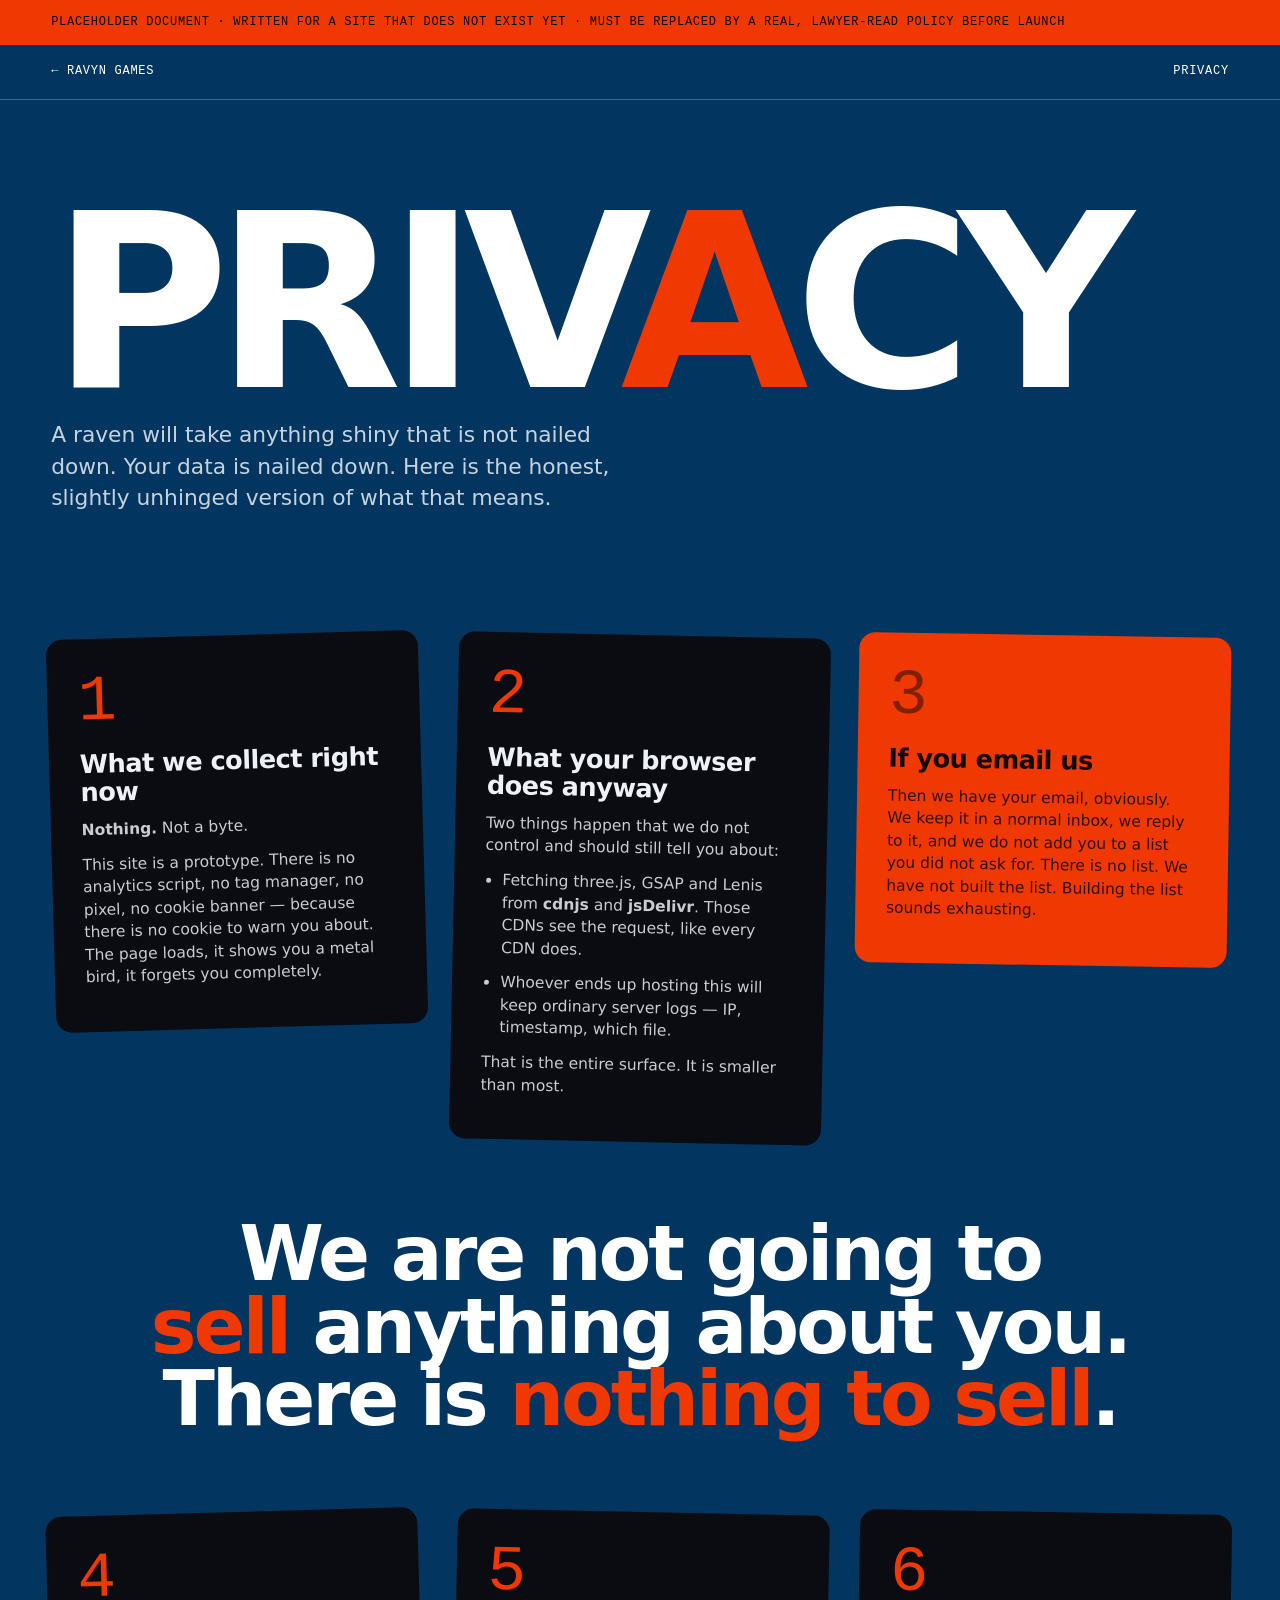
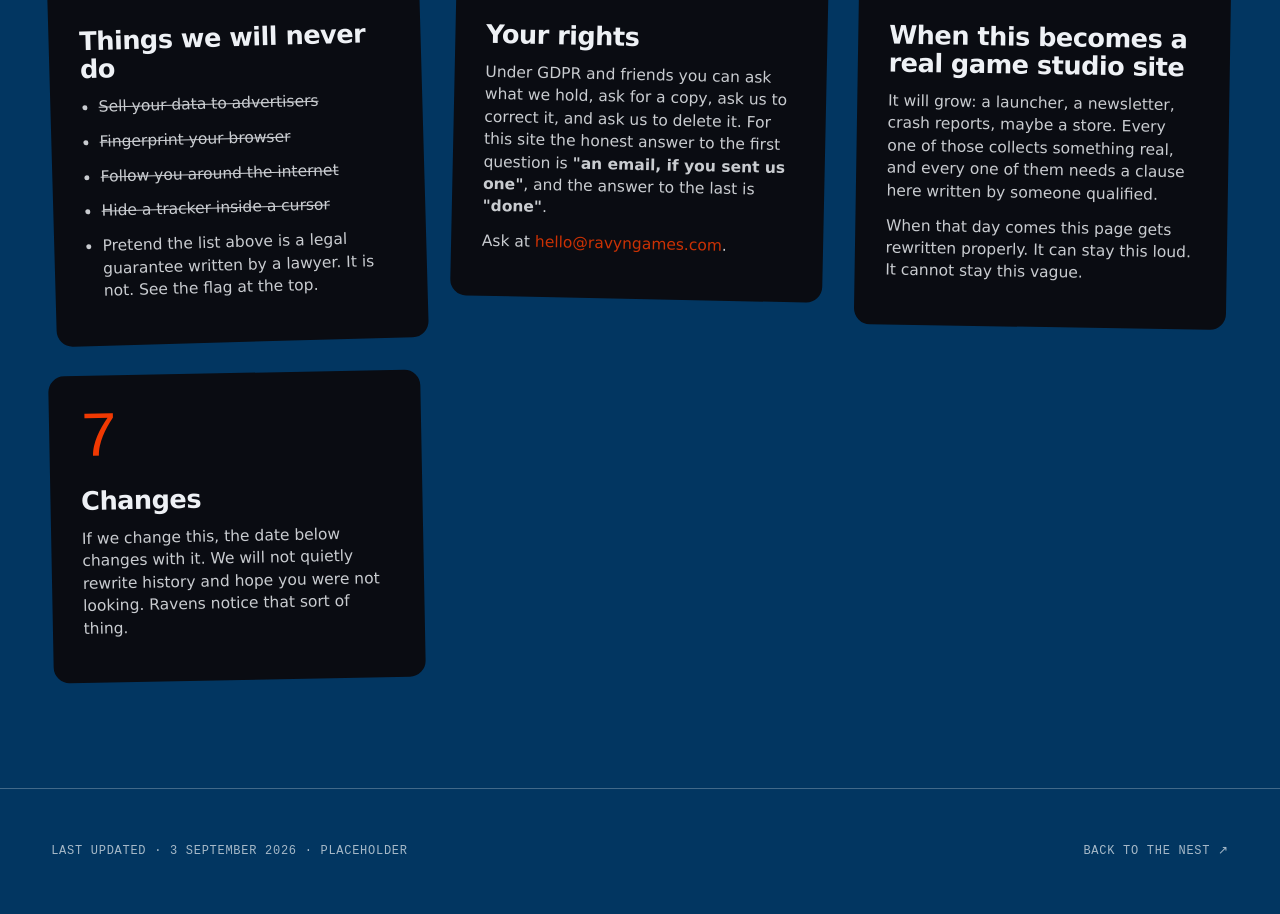
<file: privacy.html>
<!doctype html>
<html lang="en">
<head>
<meta charset="utf-8">
<meta name="viewport" content="width=device-width, initial-scale=1">
<title>Privacy — RAVYN Games</title>
<meta name="robots" content="noindex">
<link rel="stylesheet" href="./styles.css">

<link rel="icon" href="./favicon.ico" sizes="16x16 32x32 48x48">
<link rel="icon" type="image/png" sizes="32x32" href="./assets/favicon/icon-32.png">
<link rel="icon" type="image/png" sizes="16x16" href="./assets/favicon/icon-16.png">
<link rel="apple-touch-icon" sizes="180x180" href="./assets/favicon/apple-touch-icon.png">
<meta name="theme-color" content="#023661">

<style>
  body { background: var(--flood); color: #fff; }

  .pv-nav {
    position: sticky; top: 0; z-index: 20;
    display: flex; justify-content: space-between; align-items: center;
    padding: 18px var(--pad);
    background: var(--flood); border-bottom: 1px solid rgba(255,255,255,.25);
  }
  .pv-nav a:hover { color: var(--accent); }

  .pv-flag {
    background: var(--accent); color: #140702;
    padding: 14px var(--pad); font-family: var(--mono);
    font-size: 12px; letter-spacing: .06em; text-transform: uppercase;
  }

  .pv-hero { padding: clamp(50px, 12vh, 130px) var(--pad) clamp(30px, 6vh, 70px); }
  .pv-hero h1 {
    font-size: clamp(64px, 19vw, 340px); line-height: .78;
    letter-spacing: -.06em; margin: 0; font-weight: 700;
  }
  .pv-hero h1 span { color: var(--accent); }
  .pv-hero p { max-width: 42ch; font-size: clamp(17px, 1.7vw, 24px); color: rgba(255,255,255,.78); }

  /* the chaos: a wall of leaning cards */
  .pv-wall {
    padding: clamp(20px, 5vh, 60px) var(--pad) clamp(60px, 12vh, 150px);
    display: grid; gap: clamp(16px, 2.4vw, 34px);
    grid-template-columns: repeat(auto-fit, minmax(min(100%, 300px), 1fr));
    align-items: start;
  }
  .pv-card {
    background: var(--bg); color: var(--text);
    border-radius: 16px; padding: clamp(20px, 2.4vw, 34px);
    transform: rotate(var(--r, 0deg));
    transition: transform .35s cubic-bezier(.2,.8,.2,1);
  }
  .pv-card:hover { transform: rotate(0deg) translateY(-6px); }
  .pv-card:nth-child(4n+1) { --r: -1.6deg; }
  .pv-card:nth-child(4n+2) { --r: 1.2deg; }
  .pv-card:nth-child(4n+3) { --r: .9deg; }
  .pv-card:nth-child(4n+4) { --r: -1.1deg; }
  .pv-card--loud { background: var(--accent); color: #140702; }
  .pv-card--loud .pv-num { color: rgba(20,7,2,.5); }

  .pv-num {
    font-family: var(--mono); font-size: clamp(40px, 5vw, 72px);
    line-height: 1; color: var(--accent); display: block; margin-bottom: .25em;
  }
  .pv-card h2 { font-size: clamp(21px, 2vw, 30px); margin: 0 0 .5em; line-height: 1.1; letter-spacing: -.02em; }
  .pv-card p, .pv-card li { color: inherit; opacity: .84; font-size: 15.5px; margin: 0 0 .8em; }
  .pv-card ul { margin: 0; padding-left: 1.1em; }
  .pv-card strong { opacity: 1; }

  .pv-shout {
    grid-column: 1 / -1;
    font-size: clamp(30px, 6vw, 92px); line-height: .95; font-weight: 700;
    letter-spacing: -.04em; text-align: center;
    padding: clamp(24px, 5vh, 60px) 0; margin: 0;
  }
  .pv-shout em { font-style: normal; color: var(--accent); }

  .pv-strike { text-decoration: line-through; opacity: .45; }

  .pv-foot {
    padding: clamp(30px, 6vh, 60px) var(--pad);
    border-top: 1px solid rgba(255,255,255,.25);
    display: flex; justify-content: space-between; flex-wrap: wrap; gap: 12px;
    color: rgba(255,255,255,.65);
  }
  .pv-foot a:hover { color: var(--accent); }
</style>
</head>

<body>

<div class="pv-flag">
  Placeholder document · written for a site that does not exist yet · must be replaced
  by a real, lawyer-read policy before launch
</div>

<header class="pv-nav mono">
  <a href="./index.html">&#8592; RAVYN Games</a>
  <span>Privacy</span>
</header>

<section class="pv-hero">
  <h1>PRIV<span>A</span>CY</h1>
  <p>
    A raven will take anything shiny that is not nailed down. Your data is nailed down.
    Here is the honest, slightly unhinged version of what that means.
  </p>
</section>

<main class="pv-wall">

  <article class="pv-card">
    <span class="pv-num">1</span>
    <h2>What we collect right now</h2>
    <p><strong>Nothing.</strong> Not a byte.</p>
    <p>
      This site is a prototype. There is no analytics script, no tag manager, no pixel,
      no cookie banner — because there is no cookie to warn you about. The page loads,
      it shows you a metal bird, it forgets you completely.
    </p>
  </article>

  <article class="pv-card">
    <span class="pv-num">2</span>
    <h2>What your browser does anyway</h2>
    <p>Two things happen that we do not control and should still tell you about:</p>
    <ul>
      <li>Fetching three.js, GSAP and Lenis from <strong>cdnjs</strong> and <strong>jsDelivr</strong>. Those CDNs see the request, like every CDN does.</li>
      <li>Whoever ends up hosting this will keep ordinary server logs — IP, timestamp, which file.</li>
    </ul>
    <p>That is the entire surface. It is smaller than most.</p>
  </article>

  <article class="pv-card pv-card--loud">
    <span class="pv-num">3</span>
    <h2>If you email us</h2>
    <p>
      Then we have your email, obviously. We keep it in a normal inbox, we reply to it,
      and we do not add you to a list you did not ask for. There is no list. We have not
      built the list. Building the list sounds exhausting.
    </p>
  </article>

  <p class="pv-shout">
    We are not going to<br><em>sell</em> anything about you.<br>
    There is <em>nothing to sell</em>.
  </p>

  <article class="pv-card">
    <span class="pv-num">4</span>
    <h2>Things we will never do</h2>
    <ul>
      <li class="pv-strike">Sell your data to advertisers</li>
      <li class="pv-strike">Fingerprint your browser</li>
      <li class="pv-strike">Follow you around the internet</li>
      <li class="pv-strike">Hide a tracker inside a cursor</li>
      <li>Pretend the list above is a legal guarantee written by a lawyer. It is not. See the flag at the top.</li>
    </ul>
  </article>

  <article class="pv-card">
    <span class="pv-num">5</span>
    <h2>Your rights</h2>
    <p>
      Under GDPR and friends you can ask what we hold, ask for a copy, ask us to correct it,
      and ask us to delete it. For this site the honest answer to the first question is
      <strong>"an email, if you sent us one"</strong>, and the answer to the last is
      <strong>"done"</strong>.
    </p>
    <p>Ask at <a class="accent" href="mailto:hello@ravyngames.com">hello@ravyngames.com</a>.</p>
  </article>

  <article class="pv-card">
    <span class="pv-num">6</span>
    <h2>When this becomes a real game studio site</h2>
    <p>
      It will grow: a launcher, a newsletter, crash reports, maybe a store. Every one of
      those collects something real, and every one of them needs a clause here written by
      someone qualified.
    </p>
    <p>
      When that day comes this page gets rewritten properly. It can stay this loud. It
      cannot stay this vague.
    </p>
  </article>

  <article class="pv-card">
    <span class="pv-num">7</span>
    <h2>Changes</h2>
    <p>
      If we change this, the date below changes with it. We will not quietly rewrite
      history and hope you were not looking. Ravens notice that sort of thing.
    </p>
  </article>

</main>

<footer class="pv-foot mono">
  <span>Last updated · 3 September 2026 · placeholder</span>
  <a href="./index.html">Back to the nest &#8599;</a>
</footer>

</body>
</html>
</file>
<file: styles.css>
/* ==========================================================================
   RAVYN Games — placeholder identity.
   Colour comes from the supplied palette; type is still a system stack.
   The one thing to know before editing: --bg and --flood are load-bearing.
   Effect 4's occlusion and the gallery edge fades read them as "the ground",
   so a copy that does not match its section stops disappearing.
   ========================================================================== */

:root {
  /* Supplied palette: #0A0C12 #023661 #3F3A42 #76828E #DB5227.
     All five are used. --text is the one derived value — the palette has no
     light tone and body copy needs one. */
  --bg:        #0a0c12;   /* the ground */
  --surface:   #171a22;   /* derived from --bg, for card and image beds */
  --line:      #3f3a42;   /* rules and borders */
  --text:      #eef1f5;   /* derived */
  --muted:     #76828e;   /* secondary copy */

  --accent:    #f03902;   /* the sharp word, and nothing else */
  --flood:     #023661;   /* the loud ground: the sliding panel and the footer */
  --flood-ink: #01223f;   /* darker flood, for occluders inside flood sections */

  /* Every sticky "one screen" box measures itself against this, and it has to
     be dvh rather than svh. On iOS the toolbars retract as you scroll and the
     visible viewport grows; an svh box is sized for the toolbars being THERE,
     so once they go it comes up short and you get a dead strip along the
     bottom of the pinned section. dvh tracks the live viewport, so the box
     grows with it and the strip never opens. Stage heights below stay in vh
     (the large viewport) on purpose — those set document length, and a
     document that changes height mid-scroll moves the scrollbar under you. */
  --screen: 100dvh;

  --pad: clamp(20px, 4vw, 72px);
  --mono: ui-monospace, "SF Mono", "Cascadia Mono", Menlo, Consolas, monospace;
  --sans: "Helvetica Neue", Inter, system-ui, -apple-system, "Segoe UI", Arial, sans-serif;

  /* ── THE FONT SWAP HAPPENS HERE ───────────────────────────────────────
     --display drives the headline, the marquee and the footer wordmark.
     Nothing else needs to change. To bring in a web font:

       1. add the @font-face block or the <link> in index.html, then
       2. --display: "Your Face", var(--sans);

     Keep var(--sans) as the tail so the page still reads while the font
     loads or if it fails. After swapping, check two things: the footer
     wordmark's --step (it is in em, so it should hold, but a face with a
     very different cap height will want a nudge) and the hero headline's
     line-height. main.js already calls ScrollTrigger.refresh() on
     document.fonts.ready, so the sticky offsets remeasure themselves. */
  --display: var(--sans);
}

*, *::before, *::after { box-sizing: border-box; }
html { -webkit-text-size-adjust: 100%; }

body {
  margin: 0;
  background: var(--bg);
  color: var(--text);
  font-family: var(--sans);
  font-size: 16px;
  line-height: 1.45;
  overflow-x: hidden;
  -webkit-font-smoothing: antialiased;
}

img { max-width: 100%; display: block; }
a { color: inherit; text-decoration: none; }

.mono { font-family: var(--mono); font-size: 12px; letter-spacing: .06em; text-transform: uppercase; }
.muted { color: var(--muted); }
.accent { color: var(--accent); }
.wrap { padding-inline: var(--pad); max-width: 1600px; margin-inline: auto; width: 100%; }

h2 {
  font-family: var(--display);
  font-size: clamp(38px, 7vw, 96px);
  line-height: .95; letter-spacing: -.03em; font-weight: 700;
  margin: .35em 0 .5em;
}
.big { font-size: clamp(48px, 11vw, 170px); }
.lead { font-size: clamp(17px, 1.6vw, 24px); max-width: 46ch; color: #cfcfd6; }

/* editorial two-column: index left, content in the wider right column */
.grid {
  display: grid;
  grid-template-columns: minmax(0, 3fr) minmax(0, 7fr);
  gap: clamp(18px, 4vw, 72px);
  align-items: start;
}
.grid > :first-child { padding-top: .55em; }
@media (max-width: 900px) { .grid { grid-template-columns: 1fr; gap: 14px; } .grid > :first-child { padding-top: 0; } }

/* section index. Deliberately larger than .mono — it sits alone in a column
   against a 24px lead, and at 12px it read as a caption rather than a label. */
.idx { color: var(--accent); font-size: clamp(14px, 1.15vw, 18px); letter-spacing: .08em; }
.idx b { font-weight: 400; }

/* The accent word leans. On "flight" the slant does half the work; keeping it
   on the contact line too makes it a rule rather than a one-off. */
h1 em, h2 em { font-style: italic; color: var(--accent); }

.section { padding-block: clamp(90px, 16vh, 220px); position: relative; }
.small { margin-top: 28px; }

/* ── nav: text only, no bar, nothing occluded ─────────────────────────── */
.nav {
  position: fixed; inset: 0 0 auto 0; z-index: 20;
  display: flex; align-items: center; justify-content: space-between;
  padding: clamp(14px, 2.2vh, 26px) var(--pad);
  pointer-events: none;
  text-shadow: 0 1px 18px rgba(0,0,0,.75), 0 0 4px rgba(0,0,0,.5);
}
.nav a { pointer-events: auto; }
.nav__mark { font-weight: 700; letter-spacing: -.02em; font-size: clamp(18px, 1.35vw, 25px); color: var(--accent); }
.nav__mark span { color: var(--muted); font-weight: 400; margin-left: .35em; }
.nav__links { display: flex; align-items: center; gap: clamp(14px, 2vw, 34px); font-size: clamp(15px, 1.05vw, 19px); }
.nav__links a { opacity: .82; transition: opacity .25s, color .25s; }
.nav__links a:hover { opacity: 1; color: var(--accent); }
.nav__cta { display: inline-flex; align-items: center; gap: .55em; padding-left: clamp(14px, 2vw, 34px); border-left: 1px solid var(--line); }
.nav__cta i { width: 7px; height: 7px; border-radius: 50%; background: var(--accent); display: block; }
@media (max-width: 640px) { .nav__links a:not(.nav__cta) { display: none; } }

/* ── the 3D mark ──────────────────────────────────────────────────────
   Only the measurement pose. main.js reads it once, then owns
   position/top/left/scale every frame. See Effect 5b in docs.          */
.logo3d {
  position: absolute; z-index: 3;
  top: 52vh; left: 50vw;
  width: min(70vw, 920px); height: 44vh;
  transform: translate(-50%, -50%);
  /* pan-y, not none: a sideways drag turns the bird, a vertical one still
     scrolls the page. user-select off or the drag starts selecting the hero. */
  touch-action: pan-y;
  user-select: none; -webkit-user-select: none;
}
.logo3d__canvas { width: 100%; height: 100%; }
/* same voice as the nudge on the flower: one line, no plate, no arrow */
.logo3d__hint {
  position: absolute; left: 50%; bottom: 2%;
  transform: translateX(-50%);
  margin: 0; display: flex; align-items: center; gap: 9px;
  font-family: var(--mono); font-size: clamp(9px, .72vw, 11px);
  letter-spacing: .22em; text-transform: uppercase; white-space: nowrap;
  color: var(--accent); pointer-events: none;
  animation: ravenBreathe 2.6s ease-in-out infinite;
  transition: opacity .4s ease;
}
.logo3d__hint i {
  width: 22px; height: 1px; flex: none; background: currentColor;
}
.logo3d.is-used .logo3d__hint { opacity: 0 !important; animation: none; }
@media (prefers-reduced-motion: reduce) { .logo3d__hint { animation: none; } }
.logo3d__canvas canvas { display: block; width: 100% !important; height: 100% !important; }
@media (max-width: 640px) {
  .logo3d { top: 46vh; width: 78vw; height: 26vh; }
  /* The box is only 26vh here and the render fills 86% of it, so a label sat
     2% off the floor lands under the bird's feet. Push it clear of the box —
     it rides the same transform, so it still shrinks away as the mark docks. */
  .logo3d__hint { bottom: -13%; }
}

/* ── Effect 1 — hero reveal ───────────────────────────────────────────── */
.hero { height: 260vh; position: relative; }
.hero__screen {
  position: sticky; top: 0; height: var(--screen);
  display: flex; flex-direction: column; justify-content: flex-end;
  padding: var(--pad); padding-bottom: clamp(28px, 6vh, 70px);
  overflow: hidden;
}
.hero__eyebrow {
  margin: 0 0 auto; padding-top: clamp(70px, 12vh, 130px);
  font-size: clamp(15px, 1.5vw, 20px); letter-spacing: .1em;
}
.hero__title {
  font-family: var(--display);
  font-size: clamp(44px, 9vw, 150px);
  line-height: .92; letter-spacing: -.04em; font-weight: 700; margin: 0 0 .3em;
}
.hero__line { display: block; opacity: 0; will-change: opacity, transform; }
.hero__sub { max-width: 40ch; color: #cfcfd6; opacity: 0; will-change: opacity, transform; }
.hero__scroll { color: var(--muted); margin: clamp(20px, 4vh, 44px) 0 0; }

/* ── marquee ──────────────────────────────────────────────────────────── */
.marquee { overflow: hidden; padding-block: clamp(18px, 3vh, 40px); border-block: 1px solid var(--line); }
.marquee__track { display: flex; width: max-content; will-change: transform; }
.marquee__item {
  display: inline-flex; align-items: center; gap: .6em;
  font-family: var(--display);
  font-size: clamp(34px, 6vw, 92px); font-weight: 700;
  letter-spacing: -.03em; white-space: nowrap; padding-right: .5em;
}
.marquee__dot { color: var(--accent); }

/* ── Effect 2 — panel from the right, in the loud colour ──────────────────
   The stage is hold + slide, and BOTH numbers are mirrored in effects.js.
   If the slide budget is smaller than the panel's travel, the panel crosses
   the screen faster than you scroll and the whole thing reads as a teleport. */
.reveal {
  /* Was min(55vw, 800px). That much hold is 800px of scrolling in which nothing
     whatsoever moves, which reads as the page having stopped responding rather
     than as a beat. Section 1 also recedes as the panel comes now, so it does
     not need the pause to be legible. Keep holdPx() in effects.js in step. */
  --hold:  min(26vw, 320px);
  --slide: min(95vw, 1800px);
  height: calc(100vh + var(--hold) + var(--slide));
  position: relative;
}
.reveal__screen { position: sticky; top: 0; height: var(--screen); overflow: hidden; }
/* Both screens start their content on the same line. Centring each block to
   its own content height put the two section indices at different heights,
   so the label appeared to jump as the panel took over. */
.reveal__back, .reveal__panel {
  position: absolute; inset: 0;
  display: flex; align-items: start;
  padding-top: clamp(92px, 23vh, 230px);
}
/* Both of these are positioned, so without an explicit z-index they stay on
   z-index:auto and never open a stacking context of their own. The raven and
   the copy inside the back carry z-indexes to layer against the big word, and
   those would otherwise escape into .reveal__screen and paint on top of the
   panel sliding over them. Pinning the two layers here keeps them inside. */
.reveal__back { background: var(--bg); z-index: 0; }
.reveal__panel {
  background: var(--flood);
  z-index: 1;
  transform: translate3d(100%, 0, 0);
  will-change: transform;
}
.reveal__panel .lead, .reveal__panel .list span { color: rgba(255,255,255,.72); }
.reveal__panel .idx { color: var(--accent); }
.list { list-style: none; margin: 0; padding: 0; max-width: 68ch; }
.list li { display: grid; gap: .3em; padding: clamp(16px, 2.4vh, 30px) 0; border-top: 1px solid rgba(255,255,255,.2); }
.list b { font-size: clamp(20px, 2.4vw, 34px); letter-spacing: -.02em; }
.list span { color: var(--muted); }

/* ── the raven, and the flower on the end of its twig ──────────────────
   The whole thing rides the sticky .reveal__screen, so it holds its place
   on screen for as long as section 1 is up. Nothing here scrolls itself.

   --tip-x/--tip-y are the left end of the twig, measured off the artwork:
   (97, 329) in a 1024x1536 frame. The bird is sized by HEIGHT with its
   aspect ratio locked, never letterboxed, because those two percentages
   only land on the twig while the box matches the image exactly.        */
/* Section 1 drops the shared two-column grid. The bird wants the full height
   of the screen, and a grid cell cannot give it that without dragging the copy
   down with it, so the back becomes a plain stage and its three layers are
   placed on it: word behind, bird over that, copy off to the right. */
.reveal__back { display: block; padding-top: 0; }
/* Full bleed on purpose. The word has to reach the edge of the screen, so the
   1600 wrap cannot live on this box - --gut reproduces that centred gutter for
   the two layers that still want it, and the word simply ignores it. */
.studio {
  --gut: max(var(--pad), calc((100% - 1600px) / 2 + var(--pad)));
  position: relative;
  height: 100%; width: 100%;
  padding-inline: var(--pad);
}

.raven {
  --tip-x: 9.47%;
  --tip-y: 21.42%;
  --bloom: 28%;
  /* anchored to the floor, so it grows upward and never crops at the feet */
  position: absolute;
  left: var(--gut); bottom: 0;
  z-index: 1;
  height: min(88vh, 1000px);
  aspect-ratio: 1024 / 1536;
  max-width: calc(100% - var(--pad) * 2);
  cursor: pointer;
}
.raven__bird {
  display: block; width: 100%; height: 100%;
  object-fit: contain; object-position: left top;
  /* The grade that used to live here (saturate .92 contrast 1.04) is baked into
     the webp. Same pixels every paint, so the compositor had no business
     recomputing it on a 1024x1536 image. Re-bake, do not re-add. */
}

/* Every bloom is stacked in this box and only one is shown. Sizing the box
   square with object-fit: contain means a wide flower and a tall one still
   share a centre, so the roll does not jitter around the twig. */
.raven__bloom {
  position: absolute;
  left: var(--tip-x); top: var(--tip-y);
  width: var(--bloom); aspect-ratio: 1;
  transform: translate(-50%, -50%);
  pointer-events: none;
}
.raven__bloom img {
  position: absolute; inset: 0;
  width: 100%; height: 100%;
  object-fit: contain;
  opacity: 0;
  transform: scale(.82) rotate(-8deg);
  /* no drop-shadow here: it made the compositor re-blur a 320px sprite on every
     swap, nine times a second, and against --bg you could not see it anyway */
}
.raven__bloom img.is-on {
  opacity: 1;
  transform: scale(1) rotate(0deg);
  transition: opacity .13s ease, transform .22s cubic-bezier(.34,1.56,.64,1);
}
/* while rolling, each swap is instant - the spring above would blur the
   sequence into mush at 110ms a frame */
.raven.is-rolling .raven__bloom img.is-on { transition: none; }

/* ── the nudge ────────────────────────────────────────────────────────
   One word and a hairline dropping toward the bloom. It sits in the clear
   air above and left of the flower, where there is no bird behind it, so it
   needs no plate, no border and no arrow to stay readable. Retires for good
   the first time the raven is actually used. */
.raven__hint {
  position: absolute;
  left: var(--tip-x); top: calc(var(--tip-y) - 12%);
  transform: translate(-50%, -100%);
  display: flex; flex-direction: column; align-items: center; gap: 9px;
  color: var(--accent);
  font-family: var(--mono);
  font-size: clamp(9px, .72vw, 11px);
  letter-spacing: .22em; text-transform: uppercase; white-space: nowrap;
  pointer-events: none;
  animation: ravenBreathe 2.6s ease-in-out infinite;
  transition: opacity .45s ease, transform .45s ease;
}
.raven__hintLine {
  width: 1px; height: clamp(18px, 2.4vh, 30px);
  background: linear-gradient(to bottom, currentColor, transparent);
}
@keyframes ravenBreathe {
  0%, 100% { opacity: .95; }
  50%      { opacity: .38; }
}
.raven.is-used .raven__hint {
  opacity: 0; transform: translate(-50%, calc(-100% - 6px)); animation: none;
}

/* "hover" is a lie on a touch screen, where the tap handler runs instead */
.raven__verb--tap { display: none; }
@media (hover: none) {
  .raven__verb--hover { display: none; }
  .raven__verb--tap { display: block; }
}

/* ── the word behind the bird ─────────────────────────────────────────
   Deliberately low contrast: it is a ground, not a heading. The bird is on
   z-index 1 so the word runs behind its body and out the other side. */
/* Every section is named by one of these instead of a numbered index. The
   interrogative carries the accent, the rest is a pale grey ground. Both sit
   well back: this is the floor of the section, not a heading, and the real
   heading is still the h2 above it. */
.bigword {
  position: absolute;
  /* right:0 lands the last letter on the edge on its own. letter-spacing is
     negative, so the text box already ends .04em short of the final glyph's
     advance, about its right side bearing - pulling it further only clips it. */
  right: 0; left: auto; bottom: clamp(18px, 5vh, 60px);
  z-index: 0; margin: 0;
  font-family: var(--display);
  font-size: clamp(48px, 9.6vw, 176px);
  line-height: .82; font-weight: 700;
  letter-spacing: -.04em; text-transform: uppercase;
  color: rgba(238, 241, 245, .17);
  white-space: nowrap; text-align: right; user-select: none;
  pointer-events: none;
}
.bigword b {
  font-weight: inherit;
  /* not flat --accent: at 176px a solid #f03902 stops being a ground and starts
     competing with the copy. This still reads unmistakably as the accent. */
  color: color-mix(in srgb, var(--accent) 70%, transparent);
}
/* On the flood panel the ground is blue, so the grey half needs more lift */
.reveal__panel .bigword { color: rgba(255, 255, 255, .16); }

/* Sections whose content runs to the bottom edge cannot host an absolutely
   placed word without it landing on top of them. There the word sits in flow
   instead, still hard right against the screen. */
.bigword--flow {
  position: static; display: block;
  margin: clamp(10px, 2vh, 26px) 0 clamp(-18px, -2vh, -6px);
  padding-inline: 0;
}

/* A placed bigword owns the floor of its section, so whatever is above it has
   to be told to keep off — otherwise the team captions and the contact button
   land right on top of it. Not needed where the word is in flow, and not on
   .studio, where sitting behind the bird is the whole idea. */
.section--floor { padding-bottom: clamp(170px, 25vh, 330px); }
/* The screen centres its contents, so bottom padding alone lifts them into the
   fixed nav. The top figure is what keeps them out of it. */
.watch__screen {
  padding-top: clamp(74px, 11vh, 130px);
  padding-bottom: clamp(110px, 17vh, 200px);
}
@media (max-width: 900px) {
  /* four cards in a 2x2 leave no room to give the word a floor as well, so on a
     phone it just sits behind them - which is what it does under the bird too */
  .watch__screen { padding-top: clamp(64px, 9vh, 92px); padding-bottom: clamp(30px, 5vh, 70px); }
  .section--floor { padding-bottom: clamp(110px, 18vh, 200px); }
}

/* ── the copy, off to the right ───────────────────────────────────────
   top matches the padding that .reveal__panel still carries, and .idx keeps
   the .55em the shared grid used to give it, so "1 /" and the panel's "2 /"
   still sit on exactly the same line as the panel slides across. */
.studio__words {
  position: absolute;
  right: var(--gut); top: clamp(92px, 23vh, 230px);
  z-index: 2;
  width: min(40%, 520px);
}
.studio__words .idx { padding-top: .55em; margin: 0 0 clamp(14px, 2.6vh, 30px); }
.studio__words h2 { font-size: clamp(26px, 2.7vw, 46px); }
.studio__words .lead {
  font-size: clamp(13px, .98vw, 16px);
  max-width: 40ch; margin-top: clamp(10px, 1.6vh, 18px);
}
.studio__swipe {
  margin-top: clamp(20px, 4vh, 46px);
  display: flex; align-items: center; gap: 10px;
  font-family: var(--mono); font-size: clamp(9px, .72vw, 11px);
  letter-spacing: .18em; text-transform: uppercase; color: var(--muted);
}
/* a rule that slides right, the same direction the panel arrives from */
.studio__swipe i {
  width: clamp(26px, 3vw, 44px); height: 1px; flex: none;
  background: linear-gradient(to right, transparent, var(--muted), transparent);
  animation: swipeHint 2.4s ease-in-out infinite;
}
@keyframes swipeHint {
  0%, 100% { transform: translateX(-5px); opacity: .35; }
  50%      { transform: translateX(5px);  opacity: 1; }
}

.raven:focus-visible { outline: 2px solid var(--accent); outline-offset: 6px; border-radius: 4px; }
.raven:focus:not(:focus-visible) { outline: none; }

/* Narrow: the three layers stop overlapping and stack. The stage is still a
   pinned 100svh box here, so the bird is sized to leave the copy room rather
   than being clipped by the screen it rides on. */
@media (max-width: 900px) {
  .studio {
    display: flex; flex-direction: column; align-items: center;
    gap: clamp(12px, 2.2vh, 24px);
    padding-top: clamp(84px, 14vh, 130px);
  }
  /* ── the section names, on a phone ──────────────────────────────────
     On a wide screen these are placed on the FLOOR of the section: a ground
     the content stands on. A phone has no floor to spare — the content runs
     the full height of the screen — so the word stops being a ground and
     becomes what it reads as at this size: the section's title. It goes in
     flow, at the top, above the content, left-aligned with everything else. */
  .bigword {
    position: static;
    font-size: clamp(26px, 8.6vw, 56px);
    color: rgba(238, 241, 245, .2);
    text-align: left;
    margin: 0 0 clamp(10px, 2.2vh, 24px);
  }
  /* .studio and .skim-section's word are already the first thing in the box;
     the rest have to be let out of their absolute placement one at a time,
     because each sits in a differently built container. */
  .studio .bigword { align-self: flex-start; margin-bottom: 0; }

  /* the flood panel is a row by default — stand it up so the name sits above
     the list instead of beside it, and start the whole column under the nav */
  .reveal__panel {
    flex-direction: column; align-items: stretch;
    padding-top: clamp(72px, 11vh, 104px);
  }
  .reveal__panel .bigword { padding-inline: var(--pad); }

  .skim-section .bigword--flow { padding-inline: var(--pad); }

  .watch .bigword { padding-inline: var(--pad); }

  .section--floor .bigword { padding-inline: var(--pad); }
  /* the floor it used to need is now headroom it does not */
  .section--floor { padding-bottom: clamp(60px, 10vh, 110px); }
  /* relative, never static: the bloom and the nudge are positioned off this
     box, so dropping it out of the positioning chain throws them onto .studio */
  .raven { position: relative; height: min(42vh, 400px); margin-inline: auto; }
  .studio__words { position: static; width: 100%; }
  .studio__words .idx { padding-top: 0; }
  .studio__words h2 { font-size: clamp(24px, 7vw, 38px); }
}

/* A phone on its side is wide and very short, so stacking runs the copy off
   the bottom of a pinned 100svh box that clips. Side by side again - there is
   width to spare here, it is only height that ran out. */
@media (max-width: 900px) and (max-height: 620px) {
  .studio {
    flex-direction: row; align-items: center;
    gap: clamp(16px, 3vw, 34px);
    padding-top: clamp(44px, 8vh, 68px);
  }
  .studio .bigword {
    position: absolute; align-self: auto; text-align: right;
    left: auto; right: 0; bottom: clamp(6px, 2vh, 16px);
    font-size: clamp(26px, 7vw, 56px);
  }
  .raven { height: min(72vh, 260px); flex: none; margin-inline: 0; }
  .studio__words { flex: 1 1 auto; }
  .studio__words h2 { font-size: clamp(19px, 3.4vw, 28px); }
  .studio__words .lead { font-size: 12px; max-width: 34ch; }
  .studio__swipe { margin-top: clamp(10px, 2vh, 20px); }
}

@media (prefers-reduced-motion: reduce) {
  .raven__hint { animation: none; }
  .studio__swipe i { animation: none; }
  .raven__bloom img.is-on { transition: none; }
  /* the back is static in this mode, so nothing may be positioned off it */
  .studio {
    height: auto;
    display: flex; flex-direction: column; align-items: flex-start;
    gap: clamp(16px, 3vh, 32px);
  }
  .studio .bigword { position: static; }
  .raven { position: relative; height: min(70vh, 720px); }
  .studio__words { position: static; width: 100%; max-width: 620px; }
  .studio__words .idx { padding-top: 0; }
}

/* ── Effect 6 — hold-to-skim gallery ──────────────────────────────────── */
/* Budgeted to one screen, whatever the screen. Word + strip + caption have to
   add up to less than 100svh, so every piece here is capped in vh and the
   paddings are trimmed off what .section gives everything else. The strip used
   to be 44vw tall with a 72vh ceiling, which on anything short and wide ran
   the cards off the bottom of the viewport. */
.skim-section {
  min-height: var(--screen);
  display: flex; flex-direction: column; justify-content: center;
  gap: clamp(8px, 1.6vh, 22px);
  padding-block: clamp(64px, 10vh, 120px) clamp(28px, 5vh, 64px);
}
.skim-section .bigword { font-size: clamp(40px, 8vw, 132px); }
.skim-section .bigword--flow { margin: 0; }
.skim {
  position: relative; width: 100vw;
  height: min(42vw, 56vh); min-height: 190px;
  margin-top: 0;
  overflow: hidden; cursor: pointer;
  touch-action: pan-y;                 /* JS owns X, browser keeps Y */
  user-select: none; -webkit-user-select: none;
}
/* on a phone vw and vh diverge hard — 68vw filled only a third of the screen
   while the desktop strip filled ~70%. Sized off vh so the strip reads the
   same on both. */
/* on a phone vw and vh diverge hard — 42vw is a sliver, so go back to vh */
@media (max-width: 640px) { .skim { height: min(46vh, 380px); min-height: 180px; } }
.skim::before, .skim::after {
  content: ""; position: absolute; top: 0; height: 100%; width: 7vw;
  z-index: 2; pointer-events: none; opacity: .85;
}
.skim::before { left: 0;  background: linear-gradient(90deg,  var(--bg), transparent); }
.skim::after  { right: 0; background: linear-gradient(270deg, var(--bg), transparent); }
.skim__scale { position: absolute; top: 0; left: 0; height: 100%; width: max-content; transform-origin: 50vw 50%; will-change: transform; }
.skim__loop  { display: flex; align-items: stretch; gap: 2.4vw; height: 100%; width: max-content; position: relative; will-change: transform; }
@media (max-width: 640px) { .skim__loop { gap: 14px; } }
.skim__item { flex: 0 0 auto; height: 100%; margin: 0; overflow: hidden; border-radius: 12px; pointer-events: none; background: var(--surface); }
.skim__item img { height: 100%; width: auto; max-width: none; object-fit: cover; user-select: none; -webkit-user-drag: none; }
.skim__cursor {
  position: fixed; top: 0; left: 0; z-index: 21;
  display: inline-flex; align-items: center; justify-content: center;
  padding: clamp(7px, .9vw, 14px) clamp(12px, 1.4vw, 20px);
  border-radius: 999px; background: var(--accent); color: #140702;
  font-family: var(--mono); font-size: 11px; letter-spacing: .08em; text-transform: uppercase;
  line-height: 1; white-space: nowrap;
  opacity: 0; pointer-events: none; will-change: transform, opacity;
}
@media (max-width: 900px) { .skim__cursor { display: none; } }

/* ── the watch — they look away, then they look at you ────────────────── */
.watch { height: 260vh; position: relative; }
.watch__screen {
  position: sticky; top: 0; height: var(--screen); overflow: hidden;
  display: flex; flex-direction: column; justify-content: center;
  gap: clamp(24px, 5vh, 60px);
}
.watch__row {
  display: flex; gap: clamp(10px, 1.6vw, 28px);
  padding-inline: var(--pad); justify-content: center;
  perspective: 1400px;
}
/* 340 -> 236: the copy that used to sit above these is gone and the big word
   sits below them, so they are sized to leave that word a clear floor */
.watch__card { margin: 0; flex: 1 1 0; max-width: 236px; min-width: 0; }
.watch__face {
  position: relative; aspect-ratio: 3 / 4;
  background: linear-gradient(160deg, var(--surface), #16161d);
  border: 1px solid var(--line); border-radius: 14px;
  transform-style: preserve-3d; will-change: transform;
  display: flex; align-items: center; justify-content: center; gap: 14%;
  overflow: hidden;
}
.watch__face::after {                       /* placeholder crosshatch */
  content: ""; position: absolute; inset: 0; opacity: .5;
  background: repeating-linear-gradient(135deg, transparent 0 9px, rgba(255,255,255,.03) 9px 10px);
}
.watch__eye {
  position: relative; z-index: 1;
  width: 15%; aspect-ratio: 1; border-radius: 50%;
  background: var(--muted); will-change: transform;
}
.watch__card figcaption { margin-top: 12px; color: var(--muted); }
@media (max-width: 700px) { .watch__row { flex-wrap: wrap; } .watch__card { flex: 1 1 40%; } }

/* ── contact: the courier, and the form ───────────────────────────────── */
.contact__grid {
  display: grid; gap: clamp(28px, 5vw, 80px);
  grid-template-columns: minmax(0, 1fr) minmax(0, 1fr);
  align-items: center;
}
@media (max-width: 900px) { .contact__grid { grid-template-columns: 1fr; } }

.courier { position: relative; }
/* The stack holds its own height off frame 1, which is in flow; the other three
   sit on top of it. Without that the box would collapse and the section would
   jump as the frames swap. */
.courier__stack { position: relative; }
.courier__frame {
  display: block; width: 100%; height: auto;
  position: absolute; inset: 0;
  opacity: 0;
  /* fast, and no easing tail — this is meant to read as one thing moving, not
     as four pictures dissolving into each other */
  transition: opacity .09s linear;
}
.courier__frame:first-child { position: relative; }
.courier__frame.is-on { opacity: 1; }

/* the comic bubble — the raven answers back */
.courier__say {
  /* anchored by its right edge, so the tail lands near the bird's head rather
     than out over its tail feathers */
  position: absolute; right: 13%; left: auto; bottom: 82%;
  max-width: min(300px, 74%);
  margin: 0; padding: 14px 18px;
  background: #f4efe4; color: #14171f;
  border-radius: 18px 18px 4px 18px;
  font-size: clamp(13px, 1.05vw, 16px); line-height: 1.35;
  box-shadow: 0 12px 30px rgba(0,0,0,.5);
  opacity: 0; transform: translateY(8px) scale(.96);
  transform-origin: 12% 100%;
  transition: opacity .18s ease, transform .18s cubic-bezier(.34,1.56,.64,1);
  pointer-events: none;
}
/* the tail, pointing down at the bird */
.courier__say::after {
  content: ''; position: absolute; right: 18px; bottom: -9px;
  border: 10px solid transparent;
  border-top-color: #f4efe4; border-bottom: 0;
}
.courier:hover .courier__say,
.courier:focus-within .courier__say,
.courier.is-saying .courier__say { opacity: 1; transform: translateY(0) scale(1); }

.cform { display: grid; gap: clamp(14px, 2vh, 22px); }
.cform__row { display: grid; gap: inherit; grid-template-columns: 1fr 1fr; }
@media (max-width: 560px) { .cform__row { grid-template-columns: 1fr; } }

.cfield { display: grid; gap: 6px; }
.cfield > span {
  font-family: var(--mono); font-size: 11px; letter-spacing: .14em;
  text-transform: uppercase; color: var(--muted);
}
.cfield input, .cfield textarea {
  font: inherit; color: var(--text);
  background: transparent; border: 0;
  border-bottom: 1px solid var(--line);
  padding: 8px 2px; width: 100%;
  transition: border-color .25s, background .25s;
}
.cfield textarea {
  resize: none; overflow: hidden;      /* JS grows it; see initContactForm */
  min-height: 2.4em; line-height: 1.5;
}
.cfield input:focus, .cfield textarea:focus {
  outline: none; border-bottom-color: var(--accent);
  background: rgba(240, 57, 2, .05);
}
.cfield.is-bad input, .cfield.is-bad textarea { border-bottom-color: #d2402a; }
.cform .btn { justify-self: start; margin-top: clamp(4px, 1vh, 12px); }
.cform__note { margin: 0; min-height: 1.2em; color: var(--muted); font-size: 11px; letter-spacing: .1em; }
.cform__note.is-bad { color: #e2705c; }

/* ── button ───────────────────────────────────────────────────────────── */
.btn {
  display: inline-flex; align-items: center; gap: .7em;
  border: 1px solid var(--line); border-radius: 999px;
  padding: .85em 1.4em; font-size: clamp(15px, 1.4vw, 20px);
  transition: border-color .3s, background .3s, color .3s;
  /* this started life on an <a>; on a <button> the UA paints buttonface behind
     it and refuses to inherit the page font unless told to */
  background: transparent; color: inherit;
  font-family: inherit; line-height: inherit; cursor: pointer;
}
.btn:hover { border-color: var(--accent); color: var(--accent); background: rgba(219,82,39,.1); }
.btn i { color: var(--accent); font-style: normal; }

/* ── Effect 4 — layered wordmark, on the loud ground ──────────────────── */
.footer {
  /* the trail's whole travel budget. 210vh made the fan crawl — at 140vh the
     stage still pins for 40vh, which is enough to read as a held section */
  height: 140vh; position: relative;
  background: var(--flood); color: #fff;
}
.footer__screen {
  position: sticky; top: 0; height: var(--screen); overflow: hidden;
  display: grid; grid-template-rows: auto 1fr auto;
  /* top rail has to clear the fixed nav, which floats over this section */
  padding: clamp(72px, 11vh, 104px) 0 clamp(20px, 4vh, 46px);
}
/* the fanned layers travel up past the stack box, so both rails have to
   sit above them or they get painted over */
.footer__links, .footer__meta { position: relative; z-index: 2; }
.footer__links {
  display: flex; flex-wrap: wrap; gap: clamp(14px, 2.4vw, 40px);
  border-bottom: 1px solid rgba(255,255,255,.22); padding-bottom: clamp(14px, 2.4vh, 26px);
}
.footer__links a { display: inline-flex; align-items: center; gap: .5em; opacity: .8; transition: opacity .25s, color .25s; }
.footer__links a:hover { opacity: 1; color: var(--accent); }
.footer__links i { font-style: normal; }
.footer__meta {
  display: flex; justify-content: space-between; flex-wrap: wrap; gap: 10px;
  color: rgba(255,255,255,.62);
  border-top: 1px solid rgba(255,255,255,.22); padding-top: clamp(12px, 2vh, 22px);
}
.footer__meta a:hover { color: var(--accent); }

.stack {
  --p: 0;
  --step: 0.2em;     /* travel per index step, measured against the cap height.
                        Positive: the trail grows downward, so at rest the word
                        sits high with the room it is about to fill below it
                        rather than a dead gap above it. */
  --fan: 1em;        /* 5 layers × 0.2em — the room the trail grows into */

  /* the display size lives here so --step and --fan are em of the wordmark,
     not of the 16px root */
  /* Word + trail measure 1.72em together (0.72 cap + 1.0 fan). The two rails
     and the screen padding eat about 200px, so cap the size to whatever is
     actually left — otherwise the block either overflows the screen or floats
     with dead space under it, depending on the window. */
  /* the vw term is per-letter sensitive: RAVYN is five caps where KROW was
     four, so it needs roughly a fifth less size to span the same width */
  /* svh, not var(--screen), and on purpose: this is a "will it fit" ceiling.
     Sizing it off the smallest viewport means it fits with the toolbars out
     AND with them gone, and the wordmark does not resize itself mid-scroll. */
  font-size: clamp(62px, min(22.4vw, calc((100svh - 200px) / 1.72)), 415px);

  position: relative;
  isolation: isolate;                 /* keep z-index local to this component */
  align-self: center;
  width: 100%;
  padding-inline: var(--pad);
  /* reserving the fan as padding means align-self centres the whole assembly,
     word plus trail, instead of centring the word and letting the trail spill */
  padding-bottom: var(--fan);
}

/* Front and layers share typography AND box metrics. Three rules make this
   work, and all three are easy to get wrong:

   1. The FRONT needs a plate too. Without one, every layer shows through the
      gaps of the main word instead of only above it — including inside its
      counters, which is what made the O look chewed.
   2. The box IS the plate, so the box has to hug the letters. A normal line
      box carries roughly 0.23em of dead space above the cap line; with that
      in the way a step smaller than 0.23em lifts nothing but empty plate and
      the layers simply never appear.
   3. Front and layers must be metrically identical or the copies drift. */
.stack__front, .stack__layer {
  display: block;
  font-family: var(--display);
  font-size: inherit;                 /* the display size is set on .stack */
  font-weight: 700;
  letter-spacing: -.055em;
  text-align: center;
  background: var(--flood);           /* every copy carries its own ground */

  /* Fallback: tuned to Helvetica's cap height. Replaced below wherever the
     browser can do it properly, so a font swap does not need this number. */
  line-height: .72;
}

/* Trims the box to exactly cap-height→baseline for ANY face, which is what
   an <svg> logo gets for free and text does not. Swap --display and this
   keeps holding; the .72 above is only for browsers without it. */
@supports (text-box-trim: trim-both) {
  .stack__front, .stack__layer {
    line-height: 1;
    text-box: trim-both cap alphabetic;
  }
}
.stack__front { position: relative; z-index: 9; }
.stack__front em { font-style: normal; color: var(--accent); }

/* matched to the front's content box, not the padded box, so the plates
   line up edge to edge */
.stack__layer {
  position: absolute;
  top: 0; bottom: var(--fan); left: var(--pad); right: var(--pad);
  color: color-mix(in srgb, #fff calc(100% - var(--i) * 14%), var(--flood-ink));
  transform: translateY(calc(var(--p) * var(--i) * var(--step)));
  will-change: transform;
}
/* the O keeps full strength all the way back, so the trail reads as one
   repeated motif instead of the accent fading out with the greys */
.stack__layer em { font-style: normal; color: var(--accent); }

/* desktop hides the phone block entirely */
.footer__pitch, .footer__rows { display: none; }

/* ── phone footer ─────────────────────────────────────────────────────
   A pinned, centre-weighted composition needs width. On a phone it just
   leaves the wordmark stranded in a field of navy, so the whole section
   unstacks and scrolls normally instead.                                */
@media (max-width: 640px) {
  .footer { height: auto; min-height: var(--screen); }
  .footer__screen {
    position: static; height: auto; display: block; overflow: visible;
    padding: clamp(88px, 13vh, 122px) 0 clamp(22px, 4vh, 38px);
  }
  .footer__links, .footer__meta { display: none; }   /* the row list replaces both */

  /* the 23.5vw ceiling is tuned to stop the desktop footer clipping; on a
     phone it leaves the wordmark small against the screen */
  .stack { font-size: clamp(64px, 21.4vw, 160px); align-self: auto; }

  .footer__pitch { display: block; color: rgba(255,255,255,.72); line-height: 2.1; margin-top: clamp(20px, 4vh, 36px); }
  .footer__pitch p { margin: 0; }

  .footer__rows {
    display: block; list-style: none; padding: 0 var(--pad);
    margin: clamp(34px, 7vh, 62px) 0 0;
  }
  .footer__rows li { border-top: 1px solid rgba(255,255,255,.28); }
  .footer__rows li:last-child { border-bottom: 1px solid rgba(255,255,255,.28); }
  .footer__rows a {
    display: flex; align-items: center; justify-content: space-between;
    gap: 12px; padding: 15px 0; font-size: 13px;
  }
  .footer__rows i { font-style: normal; opacity: .75; }
}

/* ── reduced motion ───────────────────────────────────────────────────── */
@media (prefers-reduced-motion: reduce) {
  .hero__line, .hero__sub { opacity: 1; }
  .hero, .reveal, .watch, .footer { height: auto; }
  .hero__screen, .reveal__screen, .watch__screen, .footer__screen { position: static; height: auto; }
  .hero__screen { min-height: var(--screen); }
  .reveal__back, .reveal__panel { position: static; transform: none; padding-block: clamp(60px,12vh,140px); }
  .watch__face { transform: none !important; }
  .footer__screen { display: block; }
  .stack { margin-block: clamp(40px, 8vh, 90px); }
}
</file>
